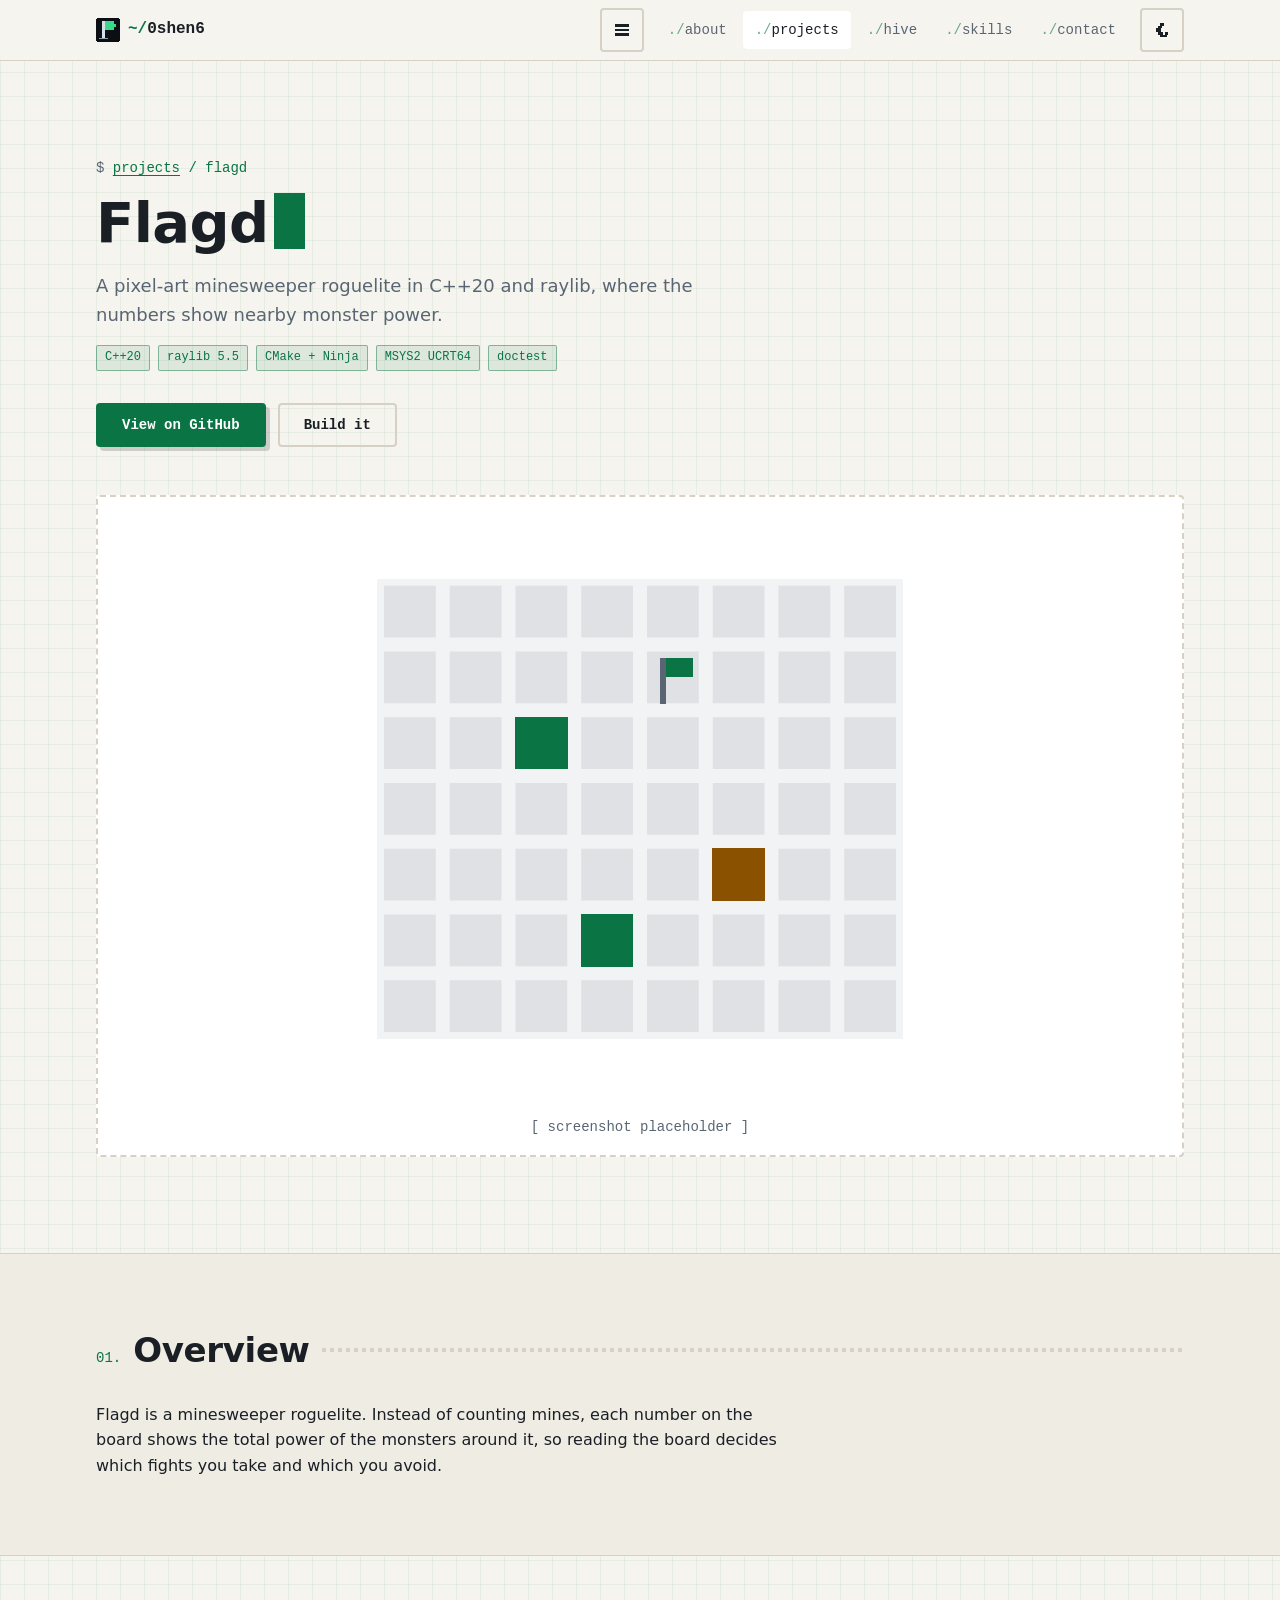
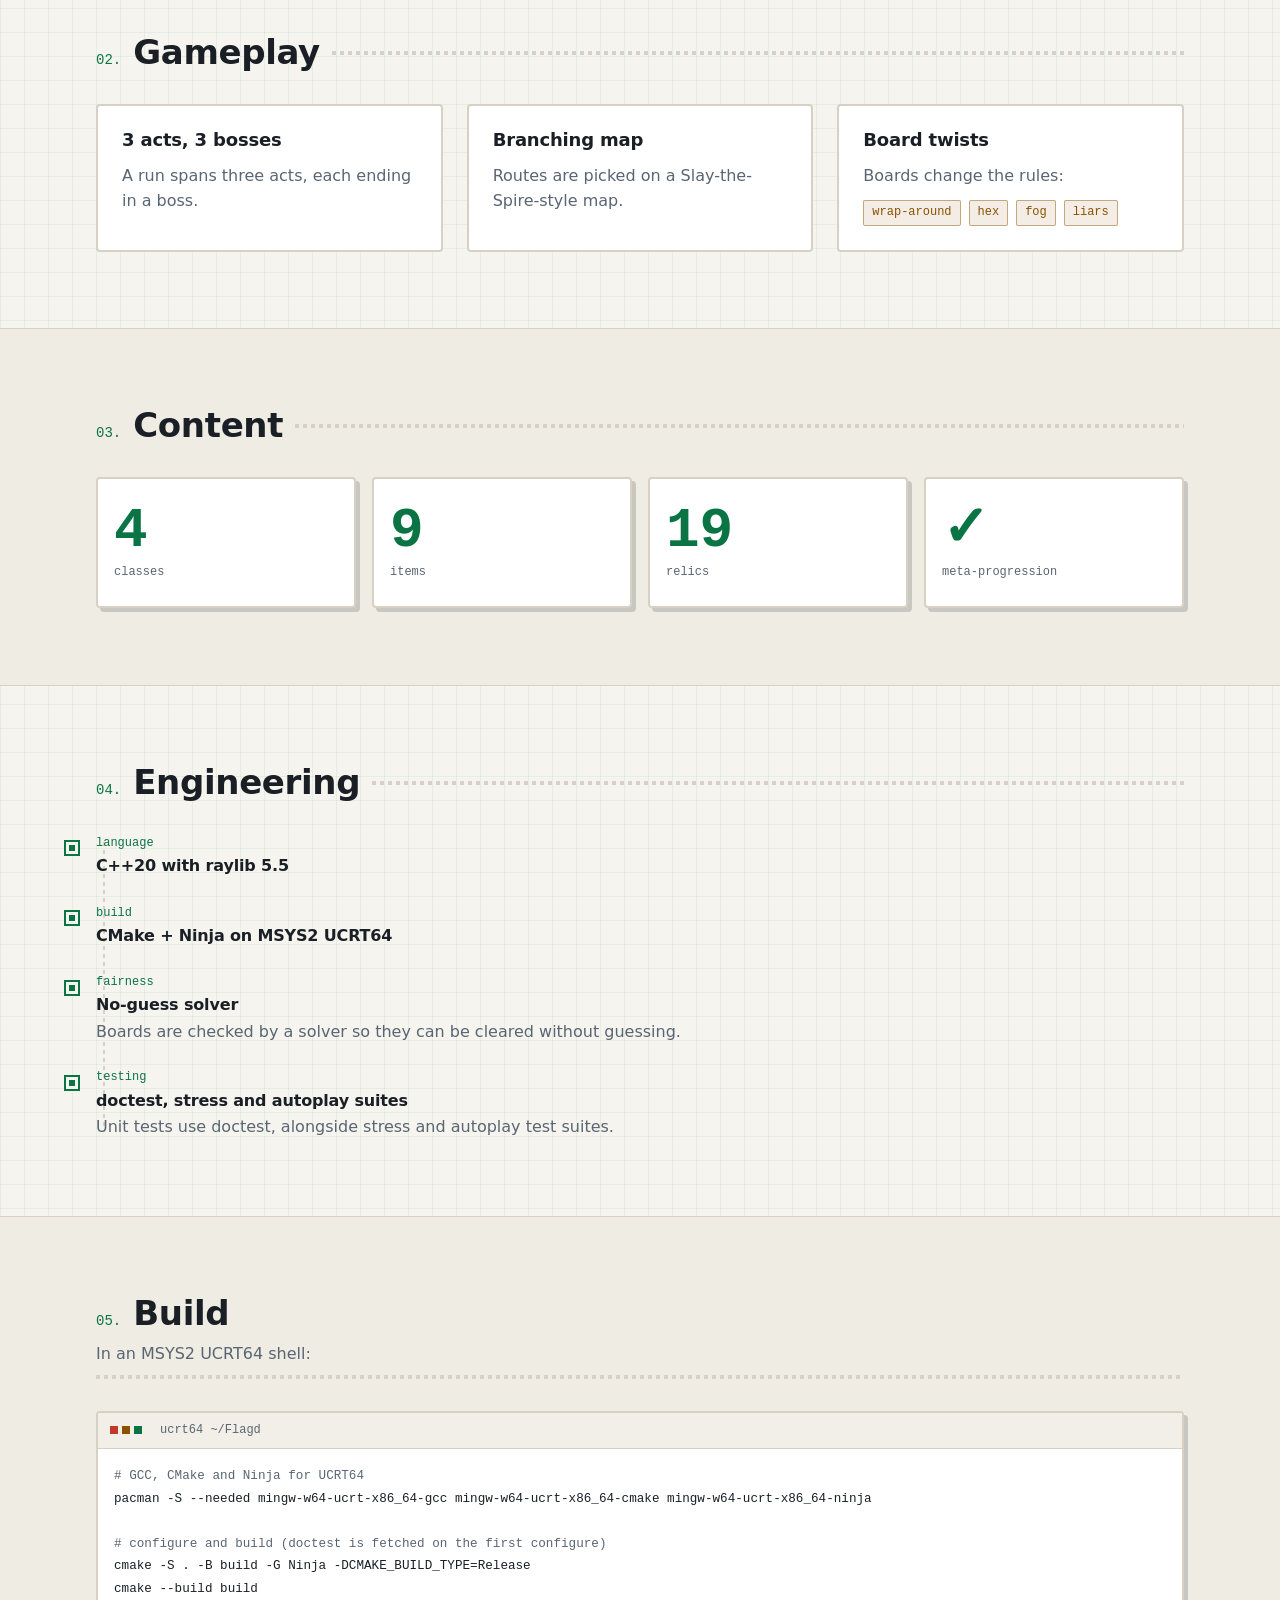
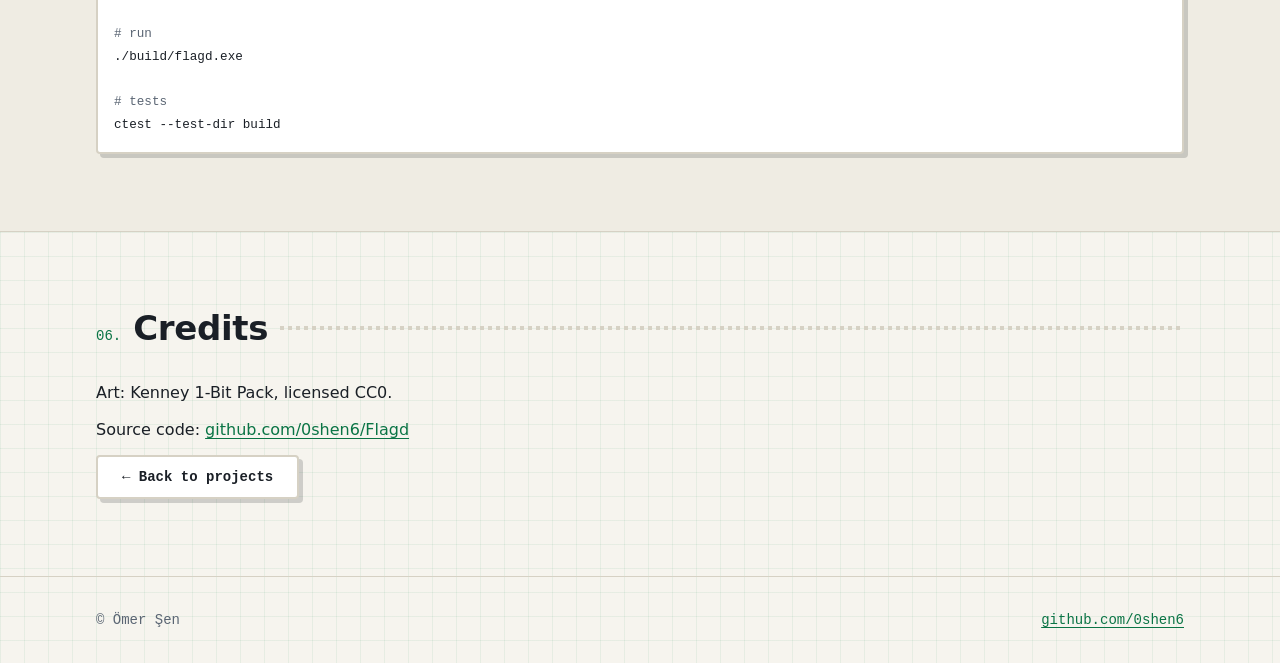
<file: site/projects/flagd.html>
<!doctype html>
<html lang="en">
<head>
  <meta charset="utf-8">
  <meta name="viewport" content="width=device-width, initial-scale=1">
  <title>Flagd · Ömer Şen</title>
  <meta name="description" content="Flagd: a C++20/raylib pixel-art minesweeper roguelite by Ömer Şen, where the numbers show nearby monster power.">
  <meta name="author" content="Ömer Şen">
  <meta name="color-scheme" content="dark light">
  <meta name="theme-color" content="#0b0f14">
  <link rel="icon" href="../assets/favicon.svg" type="image/svg+xml">
  <link rel="canonical" href="https://0shen6.github.io/projects/flagd.html">
  <meta property="og:type" content="article">
  <meta property="og:url" content="https://0shen6.github.io/projects/flagd.html">
  <meta property="og:site_name" content="Ömer Şen">
  <meta property="og:title" content="Flagd · a minesweeper roguelite">
  <meta property="og:description" content="A C++20/raylib pixel-art minesweeper roguelite where the numbers show nearby monster power.">
  <meta property="og:image" content="https://0shen6.github.io/assets/og-image.png">
  <meta property="og:image:type" content="image/png">
  <meta property="og:image:width" content="1200">
  <meta property="og:image:height" content="630">
  <meta property="og:image:alt" content="Ömer Şen portfolio card">
  <meta name="twitter:card" content="summary_large_image">
  <meta name="twitter:title" content="Flagd · a minesweeper roguelite">
  <meta name="twitter:description" content="A C++20/raylib pixel-art minesweeper roguelite where the numbers show nearby monster power.">
  <meta name="twitter:image" content="https://0shen6.github.io/assets/og-image.png">
  <script>
    // Apply a stored theme before first paint to avoid a flash.
    (function () {
      var root = document.documentElement;
      root.classList.add("js");
      try {
        var t = localStorage.getItem("theme");
        if (t === "light" || t === "dark") root.setAttribute("data-theme", t);
      } catch (e) {}
    })();
  </script>
  <link rel="stylesheet" href="../css/tokens.css">
  <link rel="stylesheet" href="../css/base.css">
  <link rel="stylesheet" href="../css/components.css">
  <script type="module" src="../js/theme.js"></script>
  <script type="module" src="../js/nav.js"></script>
</head>
<body id="top">
  <a class="skip-link" href="#main">Skip to content</a>

  <header class="site-header">
    <div class="container site-header__inner">
      <a class="brand" href="../index.html" aria-label="Ömer Şen, home">
        <img class="brand__mark" src="../assets/favicon.svg" alt="" width="24" height="24">
        <span><span class="brand__prompt">~/</span>0shen6</span>
      </a>

      <button class="btn btn--ghost btn--icon nav-toggle" type="button" data-nav-toggle
              aria-controls="site-nav" aria-expanded="false" aria-label="Open menu">
        <svg viewBox="0 0 16 16" aria-hidden="true" shape-rendering="crispEdges" fill="currentColor">
          <rect x="2" y="3" width="12" height="2"/><rect x="2" y="7" width="12" height="2"/><rect x="2" y="11" width="12" height="2"/>
        </svg>
      </button>

      <nav class="nav" id="site-nav" aria-label="Primary">
        <ul class="nav__list" role="list">
          <li><a class="nav__link" href="../index.html#about">about</a></li>
          <li><a class="nav__link" href="../index.html#projects" aria-current="true">projects</a></li>
          <li><a class="nav__link" href="../index.html#hive">hive</a></li>
          <li><a class="nav__link" href="../index.html#skills">skills</a></li>
          <li><a class="nav__link" href="../index.html#contact">contact</a></li>
        </ul>
      </nav>
      <button class="btn btn--ghost btn--icon theme-toggle" type="button" data-theme-toggle
              aria-label="Toggle color theme" title="Toggle color theme">
        <svg class="theme-toggle__icon icon-sun" viewBox="0 0 16 16" aria-hidden="true" shape-rendering="crispEdges" fill="currentColor">
          <rect x="6" y="5" width="4" height="6"/><rect x="5" y="6" width="6" height="4"/>
          <rect x="7" y="1" width="2" height="2"/><rect x="7" y="13" width="2" height="2"/>
          <rect x="1" y="7" width="2" height="2"/><rect x="13" y="7" width="2" height="2"/>
          <rect x="3" y="3" width="2" height="2"/><rect x="11" y="3" width="2" height="2"/>
          <rect x="3" y="11" width="2" height="2"/><rect x="11" y="11" width="2" height="2"/>
        </svg>
        <svg class="theme-toggle__icon icon-moon" viewBox="0 0 16 16" aria-hidden="true" shape-rendering="crispEdges" fill="currentColor">
          <rect x="6" y="2" width="4" height="2"/><rect x="4" y="4" width="4" height="2"/>
          <rect x="3" y="6" width="4" height="4"/><rect x="4" y="10" width="5" height="2"/>
          <rect x="6" y="12" width="6" height="2"/><rect x="11" y="10" width="2" height="2"/>
        </svg>
      </button>
    </div>
  </header>

  <main id="main" tabindex="-1">
    <section class="section hero" aria-labelledby="flagd-title">
      <div class="container">
        <p class="hero__eyebrow"><a href="../index.html#projects">projects</a> / flagd</p>
        <h1 class="hero__title" id="flagd-title"><span class="cursor">Flagd</span></h1>
        <p class="hero__lead">A pixel-art minesweeper roguelite in C++20 and raylib, where the numbers show nearby monster power.</p>
        <ul class="tags case-tags" role="list">
          <li class="tag tag--accent">C++20</li>
          <li class="tag tag--accent">raylib 5.5</li>
          <li class="tag tag--accent">CMake + Ninja</li>
          <li class="tag tag--accent">MSYS2 UCRT64</li>
          <li class="tag tag--accent">doctest</li>
        </ul>
        <div class="cluster hero__actions">
          <a class="btn btn--primary" href="https://github.com/0shen6/Flagd" rel="noopener noreferrer">View on GitHub</a>
          <a class="btn btn--ghost" href="#build">Build it</a>
        </div>

        <!-- SCREENSHOT PLACEHOLDER: replace this figure with a real, locally hosted screenshot (e.g. ../assets/flagd.png). -->
        <figure class="shot-placeholder" aria-label="Screenshot placeholder">
          <svg viewBox="0 0 160 90" role="img" aria-labelledby="shot-title" shape-rendering="crispEdges">
            <title id="shot-title">Screenshot placeholder: a stylised pixel minesweeper board</title>
            <defs>
              <pattern id="cell" width="10" height="10" patternUnits="userSpaceOnUse">
                <rect width="10" height="10" fill="currentColor" opacity="0.08"/>
                <rect x="1" y="1" width="8" height="8" fill="currentColor" opacity="0.12"/>
              </pattern>
            </defs>
            <rect x="40" y="10" width="80" height="70" fill="url(#cell)"/>
            <g class="shot-placeholder__marks">
              <rect x="61" y="31" width="8" height="8" class="shot-placeholder__accent"/>
              <rect x="91" y="51" width="8" height="8" class="shot-placeholder__warn"/>
              <rect x="71" y="61" width="8" height="8" class="shot-placeholder__accent"/>
              <!-- pixel flag -->
              <rect x="83" y="22" width="1" height="7" fill="currentColor"/>
              <rect x="84" y="22" width="4" height="3" class="shot-placeholder__accent"/>
            </g>
          </svg>
          <figcaption>[ screenshot placeholder ]</figcaption>
        </figure>
      </div>
    </section>

    <section id="overview" class="section section--alt" aria-labelledby="overview-title">
      <div class="container prose">
        <header class="section-heading">
          <span class="section-heading__index">01.</span>
          <h2 class="section-heading__title" id="overview-title">Overview</h2>
        </header>
        <p>Flagd is a minesweeper roguelite. Instead of counting mines, each number on the board shows the total power of the monsters around it, so reading the board decides which fights you take and which you avoid.</p>
      </div>
    </section>

    <section id="gameplay" class="section" aria-labelledby="gameplay-title">
      <div class="container">
        <header class="section-heading">
          <span class="section-heading__index">02.</span>
          <h2 class="section-heading__title" id="gameplay-title">Gameplay</h2>
        </header>
        <ul class="grid case-grid" role="list">
          <li class="card">
            <h3 class="card__title">3 acts, 3 bosses</h3>
            <p class="card__body">A run spans three acts, each ending in a boss.</p>
          </li>
          <li class="card">
            <h3 class="card__title">Branching map</h3>
            <p class="card__body">Routes are picked on a Slay-the-Spire-style map.</p>
          </li>
          <li class="card">
            <h3 class="card__title">Board twists</h3>
            <p class="card__body">Boards change the rules:</p>
            <ul class="tags" role="list">
              <li class="tag tag--warn">wrap-around</li>
              <li class="tag tag--warn">hex</li>
              <li class="tag tag--warn">fog</li>
              <li class="tag tag--warn">liars</li>
            </ul>
          </li>
        </ul>
      </div>
    </section>

    <section id="content" class="section section--alt" aria-labelledby="content-title">
      <div class="container">
        <header class="section-heading">
          <span class="section-heading__index">03.</span>
          <h2 class="section-heading__title" id="content-title">Content</h2>
        </header>
        <dl class="stats">
          <div class="stat"><dt>classes</dt><dd>4</dd></div>
          <div class="stat"><dt>items</dt><dd>9</dd></div>
          <div class="stat"><dt>relics</dt><dd>19</dd></div>
          <div class="stat"><dt>meta-progression</dt><dd>✓</dd></div>
        </dl>
      </div>
    </section>

    <section id="engineering" class="section" aria-labelledby="engineering-title">
      <div class="container">
        <header class="section-heading">
          <span class="section-heading__index">04.</span>
          <h2 class="section-heading__title" id="engineering-title">Engineering</h2>
        </header>
        <ul class="timeline" role="list">
          <li class="timeline__item">
            <span class="timeline__time">language</span>
            <h3 class="timeline__title">C++20 with raylib 5.5</h3>
          </li>
          <li class="timeline__item">
            <span class="timeline__time">build</span>
            <h3 class="timeline__title">CMake + Ninja on MSYS2 UCRT64</h3>
          </li>
          <li class="timeline__item">
            <span class="timeline__time">fairness</span>
            <h3 class="timeline__title">No-guess solver</h3>
            <p class="timeline__body">Boards are checked by a solver so they can be cleared without guessing.</p>
          </li>
          <li class="timeline__item">
            <span class="timeline__time">testing</span>
            <h3 class="timeline__title">doctest, stress and autoplay suites</h3>
            <p class="timeline__body">Unit tests use doctest, alongside stress and autoplay test suites.</p>
          </li>
        </ul>
      </div>
    </section>

    <section id="build" class="section section--alt" aria-labelledby="build-title">
      <div class="container">
        <header class="section-heading">
          <span class="section-heading__index">05.</span>
          <h2 class="section-heading__title" id="build-title">Build</h2>
          <p class="section-heading__sub">In an MSYS2 UCRT64 shell:</p>
        </header>
        <div class="terminal">
          <div class="terminal__bar"><span>ucrt64 ~/Flagd</span></div>
<pre class="terminal__body"><code><span class="muted"># GCC, CMake and Ninja for UCRT64</span>
pacman -S --needed mingw-w64-ucrt-x86_64-gcc mingw-w64-ucrt-x86_64-cmake mingw-w64-ucrt-x86_64-ninja

<span class="muted"># configure and build (doctest is fetched on the first configure)</span>
cmake -S . -B build -G Ninja -DCMAKE_BUILD_TYPE=Release
cmake --build build

<span class="muted"># run</span>
./build/flagd.exe

<span class="muted"># tests</span>
ctest --test-dir build</code></pre>
        </div>
      </div>
    </section>

    <section id="credits" class="section" aria-labelledby="credits-title">
      <div class="container prose">
        <header class="section-heading">
          <span class="section-heading__index">06.</span>
          <h2 class="section-heading__title" id="credits-title">Credits</h2>
        </header>
        <p>Art: Kenney 1-Bit Pack, licensed CC0.</p>
        <p>Source code: <a href="https://github.com/0shen6/Flagd" rel="noopener noreferrer">github.com/0shen6/Flagd</a></p>
        <p class="hero__actions"><a class="btn" href="../index.html#projects">← Back to projects</a></p>
      </div>
    </section>
  </main>

  <footer class="site-footer">
    <div class="container site-footer__inner">
      <p>© Ömer Şen</p>
      <p><a href="https://github.com/0shen6" rel="noopener">github.com/0shen6</a></p>
    </div>
  </footer>
</body>
</html>
</file>
<file: site/css/tokens.css>
/* Design tokens. Dark is the default; light applies via the OS preference
   (unless the user picked a theme) or via [data-theme="light"] on <html>. */

:root {
  color-scheme: dark;

  /* Palette: dark ("terminal") */
  --c-bg: #0b0f14;
  --c-bg-alt: #10161d;
  --c-surface: #141b24;
  --c-surface-2: #1b2430;
  --c-border: #263241;
  --c-text: #d7e0ea;
  --c-text-muted: #8b9aab;
  --c-accent: #39d98a;          /* phosphor green */
  --c-accent-strong: #5cf0a5;
  --c-accent-contrast: #04140b; /* text on accent */
  --c-accent-2: #f5b942;        /* amber */
  --c-danger: #ff6b6b;
  --c-grid: rgb(57 217 138 / 0.06);
  --c-focus: #f5b942;
  --c-shadow: rgb(0 0 0 / 0.45);

  /* Type */
  --font-sans: system-ui, -apple-system, "Segoe UI", Roboto, "Helvetica Neue",
    Arial, "Noto Sans", sans-serif;
  --font-mono: ui-monospace, "SFMono-Regular", "Cascadia Code", "Consolas",
    "Liberation Mono", Menlo, monospace;

  --fs-xs: 0.75rem;
  --fs-sm: 0.875rem;
  --fs-base: 1rem;
  --fs-md: 1.125rem;
  --fs-lg: clamp(1.25rem, 1.1rem + 0.6vw, 1.5rem);
  --fs-xl: clamp(1.5rem, 1.25rem + 1.2vw, 2.125rem);
  --fs-2xl: clamp(2rem, 1.5rem + 2.6vw, 3.5rem);

  --lh-tight: 1.15;
  --lh-base: 1.6;

  /* Spacing (4px pixel grid) */
  --px: 4px;
  --sp-1: 0.25rem;
  --sp-2: 0.5rem;
  --sp-3: 0.75rem;
  --sp-4: 1rem;
  --sp-5: 1.5rem;
  --sp-6: 2rem;
  --sp-7: 3rem;
  --sp-8: 4rem;
  --sp-9: 6rem;

  /* Shape & motion */
  --radius-sm: 2px;
  --radius: 4px;
  --border-w: 2px;
  --shadow-pixel: 4px 4px 0 var(--c-shadow);
  --dur-fast: 120ms;
  --dur: 200ms;
  --ease: cubic-bezier(0.2, 0.7, 0.2, 1);

  /* Layout */
  --container: 72rem;
  --gutter: clamp(1rem, 0.6rem + 2vw, 2rem);
  --header-h: 3.75rem;
}

/* Light palette, shared by both triggers below. */
@media (prefers-color-scheme: light) {
  :root:not([data-theme="dark"]) {
    color-scheme: light;
    --c-bg: #f6f4ee;
    --c-bg-alt: #efece3;
    --c-surface: #ffffff;
    --c-surface-2: #f1efe8;
    --c-border: #d6d1c4;
    --c-text: #1a1f26;
    --c-text-muted: #5a6573;
    --c-accent: #0a7445;
    --c-accent-strong: #07552f;
    --c-accent-contrast: #ffffff;
    --c-accent-2: #8a5200;
    --c-danger: #c0392b;
    --c-grid: rgb(15 138 82 / 0.07);
    --c-focus: #8a5200;
    --c-shadow: rgb(26 31 38 / 0.18);
  }
}

:root[data-theme="light"] {
  color-scheme: light;
  --c-bg: #f6f4ee;
  --c-bg-alt: #efece3;
  --c-surface: #ffffff;
  --c-surface-2: #f1efe8;
  --c-border: #d6d1c4;
  --c-text: #1a1f26;
  --c-text-muted: #5a6573;
  --c-accent: #0a7445;
  --c-accent-strong: #07552f;
  --c-accent-contrast: #ffffff;
  --c-accent-2: #8a5200;
  --c-danger: #c0392b;
  --c-grid: rgb(15 138 82 / 0.07);
  --c-focus: #8a5200;
  --c-shadow: rgb(26 31 38 / 0.18);
}
</file>
<file: site/css/base.css>
/* Reset, typography, layout primitives, accessibility defaults. */

*,
*::before,
*::after {
  box-sizing: border-box;
}

* {
  margin: 0;
}

html {
  -webkit-text-size-adjust: 100%;
  text-size-adjust: 100%;
  scroll-behavior: smooth;
  scroll-padding-top: calc(var(--header-h) + var(--sp-4));
}

body {
  min-height: 100vh;
  font-family: var(--font-sans);
  font-size: var(--fs-base);
  line-height: var(--lh-base);
  color: var(--c-text);
  background-color: var(--c-bg);
  /* Pixel-grid motif */
  background-image:
    linear-gradient(var(--c-grid) 1px, transparent 1px),
    linear-gradient(90deg, var(--c-grid) 1px, transparent 1px);
  background-size: 24px 24px;
  -webkit-font-smoothing: antialiased;
  text-rendering: optimizeLegibility;
  overflow-wrap: break-word;
}

img,
picture,
svg,
video,
canvas {
  display: block;
  max-width: 100%;
}

input,
button,
textarea,
select {
  font: inherit;
  color: inherit;
}

button {
  cursor: pointer;
}

ul[role="list"],
ol[role="list"] {
  list-style: none;
  padding: 0;
}

/* Typography */
h1,
h2,
h3,
h4 {
  line-height: var(--lh-tight);
  font-weight: 700;
  letter-spacing: -0.01em;
  text-wrap: balance;
}

h1 { font-size: var(--fs-2xl); }
h2 { font-size: var(--fs-xl); }
h3 { font-size: var(--fs-lg); }
h4 { font-size: var(--fs-md); }

p {
  text-wrap: pretty;
}

a {
  color: var(--c-accent);
  text-decoration-thickness: 1px;
  text-underline-offset: 0.2em;
  transition: color var(--dur-fast) var(--ease);
}

a:hover {
  color: var(--c-accent-strong);
  text-decoration-thickness: 2px;
}

code,
kbd,
samp,
pre,
.mono {
  font-family: var(--font-mono);
  font-size: 0.95em;
}

::selection {
  background: var(--c-accent);
  color: var(--c-accent-contrast);
}

/* Focus */
:focus {
  outline: none;
}

:focus-visible {
  outline: var(--border-w) solid var(--c-focus);
  outline-offset: 3px;
  border-radius: var(--radius-sm);
}

/* <main> is focusable only as the skip-link target; don't outline the whole page. */
main:focus,
main:focus-visible {
  outline: none;
}

/* Layout primitives */
.container {
  width: 100%;
  max-width: var(--container);
  margin-inline: auto;
  padding-inline: var(--gutter);
}

.stack > * + * {
  margin-block-start: var(--stack-space, var(--sp-4));
}

.cluster {
  display: flex;
  flex-wrap: wrap;
  gap: var(--cluster-space, var(--sp-3));
  align-items: center;
}

.grid {
  display: grid;
  gap: var(--grid-gap, var(--sp-5));
  grid-template-columns: repeat(auto-fill, minmax(min(100%, var(--grid-min, 18rem)), 1fr));
}

.section {
  padding-block: clamp(var(--sp-7), 6vw, var(--sp-9));
}

.section--alt {
  background-color: var(--c-bg-alt);
  border-block: 1px solid var(--c-border);
}

.muted {
  color: var(--c-text-muted);
}

.visually-hidden {
  position: absolute !important;
  width: 1px;
  height: 1px;
  padding: 0;
  margin: -1px;
  overflow: hidden;
  clip: rect(0 0 0 0);
  white-space: nowrap;
  border: 0;
}

/* Skip link */
.skip-link {
  position: absolute;
  top: var(--sp-2);
  left: var(--sp-2);
  z-index: 100;
  padding: var(--sp-2) var(--sp-4);
  font-family: var(--font-mono);
  font-weight: 700;
  color: var(--c-accent-contrast);
  background: var(--c-accent);
  border-radius: var(--radius);
  transform: translateY(-200%);
  transition: transform var(--dur) var(--ease);
}

.skip-link:focus,
.skip-link:focus-visible {
  transform: translateY(0);
  color: var(--c-accent-contrast);
}

/* Render targets stay out of layout until scripts fill them. */
[data-render]:empty {
  display: none;
}

/* Static fallback shows until its render target (the preceding sibling) has content. */
[data-render]:not(:empty) + [data-fallback] {
  display: none;
}

/* Reduced motion */
@media (prefers-reduced-motion: reduce) {
  html {
    scroll-behavior: auto;
  }

  *,
  *::before,
  *::after {
    animation-duration: 0.01ms !important;
    animation-iteration-count: 1 !important;
    transition-duration: 0.01ms !important;
    scroll-behavior: auto !important;
  }
}
</file>
<file: site/css/components.css>
/* Components: header/nav, buttons, cards, tags, section headings,
   timeline, theme toggle, hero, footer. */

/* ---------- Header / nav ---------- */
.site-header {
  position: sticky;
  top: 0;
  z-index: 50;
  background: color-mix(in srgb, var(--c-bg) 88%, transparent);
  -webkit-backdrop-filter: blur(8px);
  backdrop-filter: blur(8px);
  border-bottom: 1px solid var(--c-border);
}

.site-header__inner {
  display: flex;
  align-items: center;
  gap: var(--sp-3);
  min-height: var(--header-h);
}

.brand {
  display: inline-flex;
  align-items: center;
  gap: var(--sp-2);
  margin-inline-end: auto;
  font-family: var(--font-mono);
  font-weight: 700;
  color: var(--c-text);
  text-decoration: none;
  white-space: nowrap;
}

.brand:hover {
  color: var(--c-accent);
}

.brand__mark {
  width: 1.5rem;
  height: 1.5rem;
  image-rendering: pixelated;
}

.brand__prompt {
  color: var(--c-accent);
}

.nav__list {
  display: flex;
  flex-wrap: wrap;
  gap: var(--sp-1);
  list-style: none;
  padding: 0;
}

.nav__link {
  display: block;
  padding: var(--sp-2) var(--sp-3);
  font-family: var(--font-mono);
  font-size: var(--fs-sm);
  color: var(--c-text-muted);
  text-decoration: none;
  border-radius: var(--radius);
}

.nav__link::before {
  content: "./";
  content: "./" / ""; /* decorative: empty alt text for screen readers */
  color: var(--c-accent);
  opacity: 0.6;
}

.nav__link:hover,
.nav__link[aria-current="true"] {
  color: var(--c-text);
  background: var(--c-surface);
  text-decoration: none;
}

/* DOM order is brand, nav-toggle, nav, theme-toggle so tab order matches
   the visual order on desktop and reaches the open menu right after its
   toggle on mobile (where the nav wraps below the toggles via order). */
.nav-toggle {
  display: none;
}

/* Mobile: with JS, the nav collapses behind a toggle button.
   Without JS, it stays visible and wraps below the brand. */
@media (max-width: 47.99em) {
  .site-header__inner {
    flex-wrap: wrap;
  }

  .nav {
    order: 3;
    flex-basis: 100%;
    padding-block-end: var(--sp-2);
  }

  .js .nav-toggle {
    display: inline-flex;
  }

  .js .nav {
    display: none;
  }

  .js .site-header[data-nav-open="true"] .nav {
    display: block;
  }

  .nav__list {
    flex-direction: column;
  }

  .nav__link {
    padding: var(--sp-3);
  }
}

/* ---------- Buttons ---------- */
.btn {
  display: inline-flex;
  align-items: center;
  justify-content: center;
  gap: var(--sp-2);
  min-height: 2.75rem;
  padding: var(--sp-2) var(--sp-5);
  font-family: var(--font-mono);
  font-size: var(--fs-sm);
  font-weight: 700;
  line-height: 1;
  color: var(--c-text);
  text-decoration: none;
  background: var(--c-surface);
  border: var(--border-w) solid var(--c-border);
  border-radius: var(--radius);
  box-shadow: var(--shadow-pixel);
  transition:
    transform var(--dur-fast) var(--ease),
    box-shadow var(--dur-fast) var(--ease),
    background-color var(--dur-fast) var(--ease),
    border-color var(--dur-fast) var(--ease);
}

.btn:hover {
  color: var(--c-text);
  border-color: var(--c-accent);
  text-decoration: none;
  transform: translate(-1px, -1px);
  box-shadow: 5px 5px 0 var(--c-shadow);
}

.btn:active {
  transform: translate(2px, 2px);
  box-shadow: 2px 2px 0 var(--c-shadow);
}

.btn--primary {
  color: var(--c-accent-contrast);
  background: var(--c-accent);
  border-color: var(--c-accent);
}

.btn--primary:hover {
  color: var(--c-accent-contrast);
  background: var(--c-accent-strong);
  border-color: var(--c-accent-strong);
}

.btn--ghost {
  background: transparent;
  box-shadow: none;
}

.btn--ghost:hover {
  box-shadow: none;
  transform: none;
  background: var(--c-surface);
}

.btn--icon {
  min-width: 2.75rem;
  padding: var(--sp-2);
}

.btn svg {
  width: 1.125rem;
  height: 1.125rem;
  flex-shrink: 0;
}

/* ---------- Theme toggle ---------- */
.theme-toggle {
  position: relative;
}

.theme-toggle__icon {
  width: 1.25rem;
  height: 1.25rem;
}

/* Show the icon for the theme the button will switch to. */
.theme-toggle .icon-sun { display: none; }
.theme-toggle .icon-moon { display: block; }

:root[data-theme="dark"] .theme-toggle .icon-sun,
:root:not([data-theme]) .theme-toggle .icon-sun { display: block; }
:root[data-theme="dark"] .theme-toggle .icon-moon,
:root:not([data-theme]) .theme-toggle .icon-moon { display: none; }

@media (prefers-color-scheme: light) {
  :root:not([data-theme]) .theme-toggle .icon-sun { display: none; }
  :root:not([data-theme]) .theme-toggle .icon-moon { display: block; }
}

/* ---------- Hero ---------- */
.hero {
  padding-block: clamp(var(--sp-7), 10vw, var(--sp-9));
}

.hero__eyebrow {
  font-family: var(--font-mono);
  font-size: var(--fs-sm);
  color: var(--c-accent);
}

.hero__eyebrow::before {
  content: "$ ";
  content: "$ " / "";
  color: var(--c-text-muted);
}

.hero__title {
  margin-block: var(--sp-3) var(--sp-4);
}

.hero__lead {
  max-width: 38rem;
  font-size: var(--fs-md);
  color: var(--c-text-muted);
}

.hero__actions {
  margin-block-start: var(--sp-6);
}

.cursor::after {
  content: "";
  display: inline-block;
  width: 0.55em;
  height: 1em;
  margin-inline-start: 0.1em;
  vertical-align: -0.12em;
  background: var(--c-accent);
  animation: blink 1.1s steps(1) infinite;
}

@keyframes blink {
  50% { opacity: 0; }
}

/* ---------- Section headings ---------- */
.section-heading {
  display: flex;
  align-items: baseline;
  flex-wrap: wrap;
  gap: var(--sp-2) var(--sp-3);
  margin-block-end: var(--sp-6);
}

.section-heading__index {
  font-family: var(--font-mono);
  font-size: var(--fs-sm);
  font-weight: 400;
  color: var(--c-accent);
}

.section-heading__title {
  position: relative;
}

.section-heading::after {
  content: "";
  flex: 1 1 4rem;
  align-self: center;
  height: var(--px);
  min-width: 2rem;
  /* Dotted pixel rule */
  background-image: linear-gradient(90deg, var(--c-border) 50%, transparent 50%);
  background-size: 8px var(--px);
}

.section-heading__sub {
  flex-basis: 100%;
  color: var(--c-text-muted);
}

/* ---------- Cards ---------- */
.card {
  position: relative;
  display: flex;
  flex-direction: column;
  gap: var(--sp-3);
  padding: var(--sp-5);
  background: var(--c-surface);
  border: var(--border-w) solid var(--c-border);
  border-radius: var(--radius);
  transition:
    border-color var(--dur) var(--ease),
    transform var(--dur) var(--ease),
    box-shadow var(--dur) var(--ease);
}

/* Pixel corner notch */
.card::before {
  content: "";
  position: absolute;
  top: -2px;
  right: -2px;
  width: 10px;
  height: 10px;
  background:
    linear-gradient(var(--c-accent), var(--c-accent)) top right / 10px 2px no-repeat,
    linear-gradient(var(--c-accent), var(--c-accent)) top right / 2px 10px no-repeat;
  opacity: 0;
  transition: opacity var(--dur) var(--ease);
}

.card:hover,
.card:focus-within {
  border-color: color-mix(in srgb, var(--c-accent) 55%, var(--c-border));
  transform: translateY(-2px);
  box-shadow: var(--shadow-pixel);
}

.card:hover::before,
.card:focus-within::before {
  opacity: 1;
}

.card__title {
  font-size: var(--fs-md);
}

.card__title a {
  color: inherit;
  text-decoration: none;
}

.card__title a:hover {
  color: var(--c-accent);
}

.card__meta {
  font-family: var(--font-mono);
  font-size: var(--fs-xs);
  color: var(--c-text-muted);
}

.card__body {
  color: var(--c-text-muted);
  flex-grow: 1;
}

.card__footer {
  display: flex;
  flex-wrap: wrap;
  align-items: center;
  justify-content: space-between;
  gap: var(--sp-3);
  margin-block-start: auto;
}

/* ---------- Tags / chips ---------- */
.tags {
  display: flex;
  flex-wrap: wrap;
  gap: var(--sp-2);
  list-style: none;
  padding: 0;
}

.tag {
  display: inline-flex;
  align-items: center;
  gap: var(--sp-1);
  padding: 0.125rem var(--sp-2);
  font-family: var(--font-mono);
  font-size: var(--fs-xs);
  line-height: 1.6;
  color: var(--c-text);
  background: var(--c-surface-2);
  border: 1px solid var(--c-border);
  border-radius: var(--radius-sm);
  white-space: nowrap;
}

.tag--accent {
  color: var(--c-accent);
  border-color: color-mix(in srgb, var(--c-accent) 45%, transparent);
  background: color-mix(in srgb, var(--c-accent) 10%, transparent);
}

.tag--warn {
  color: var(--c-accent-2);
  border-color: color-mix(in srgb, var(--c-accent-2) 45%, transparent);
  background: color-mix(in srgb, var(--c-accent-2) 10%, transparent);
}

/* ---------- Timeline ---------- */
.timeline {
  position: relative;
  list-style: none;
  padding: 0 0 0 var(--sp-6);
}

.timeline::before {
  content: "";
  position: absolute;
  top: 0.5rem;
  bottom: 0.5rem;
  left: 0.4375rem;
  width: var(--border-w);
  background-image: linear-gradient(var(--c-border) 50%, transparent 50%);
  background-size: var(--border-w) 8px;
}

.timeline--single::before {
  content: none;
}

.timeline__item {
  position: relative;
  padding-block-end: var(--sp-5);
}

.timeline__item:last-child {
  padding-block-end: 0;
}

/* Square pixel marker */
.timeline__item::before {
  content: "";
  position: absolute;
  top: 0.4rem;
  left: calc(-1 * var(--sp-6));
  width: 1rem;
  height: 1rem;
  background: var(--c-bg);
  border: var(--border-w) solid var(--c-accent);
  box-shadow: inset 0 0 0 3px var(--c-bg), inset 0 0 0 8px var(--c-accent);
}

.timeline__time {
  display: block;
  font-family: var(--font-mono);
  font-size: var(--fs-xs);
  color: var(--c-accent);
}

.timeline__title {
  font-size: var(--fs-base);
  margin-block: var(--sp-1);
}

.timeline__body {
  color: var(--c-text-muted);
}

/* ---------- Terminal panel ---------- */
.terminal {
  overflow: hidden;
  font-family: var(--font-mono);
  font-size: var(--fs-sm);
  background: var(--c-surface);
  border: var(--border-w) solid var(--c-border);
  border-radius: var(--radius);
  box-shadow: var(--shadow-pixel);
}

.terminal__bar {
  display: flex;
  align-items: center;
  gap: 6px;
  padding: var(--sp-2) var(--sp-3);
  background: var(--c-surface-2);
  border-bottom: 1px solid var(--c-border);
  color: var(--c-text-muted);
  font-size: var(--fs-xs);
}

.terminal__bar::before {
  content: "";
  width: 8px;
  height: 8px;
  margin-inline-end: var(--sp-2);
  background: var(--c-danger);
  box-shadow: 12px 0 0 var(--c-accent-2), 24px 0 0 var(--c-accent);
}

.terminal__bar span {
  margin-inline-start: 28px;
}

.terminal__body {
  padding: var(--sp-4);
  overflow-x: auto;
}

/* ---------- Hero extras / about ---------- */
.hero__tagline {
  margin-block-end: var(--sp-2);
  font-size: var(--fs-sm);
  color: var(--c-accent-2);
}

.about-wrap {
  margin-block-start: var(--sp-7);
}

.about {
  display: grid;
  gap: var(--sp-5);
  align-items: start;
}

@media (min-width: 40em) {
  .about {
    grid-template-columns: auto minmax(0, 32rem);
  }
}

.about__avatar {
  width: 8rem;
  height: 8rem;
  object-fit: cover;
  image-rendering: pixelated;
  border: var(--border-w) solid var(--c-border);
  border-radius: var(--radius);
  box-shadow: var(--shadow-pixel);
  background: var(--c-surface-2);
}

.kv {
  display: grid;
  grid-template-columns: max-content minmax(0, 1fr);
  gap: var(--sp-1) var(--sp-4);
  margin: 0;
}

.kv dt {
  color: var(--c-accent);
}

.kv dt::after {
  content: ":";
  color: var(--c-text-muted);
}

.kv dd {
  margin: 0;
  color: var(--c-text);
}

/* ---------- Projects ---------- */
.projects {
  --grid-min: 18rem;
  list-style: none;
  padding: 0;
}

.project > .card {
  height: 100%;
}

@media (min-width: 48em) {
  .project--featured {
    grid-column: 1 / -1;
  }
}

.card--featured {
  padding: clamp(var(--sp-5), 3vw, var(--sp-6));
  border-color: color-mix(in srgb, var(--c-accent) 40%, var(--c-border));
}

.card--featured .card__title {
  font-size: var(--fs-xl);
}

.card--featured .card__body {
  font-size: var(--fs-md);
  max-width: 48rem;
}

.card--featured .card__meta {
  color: var(--c-accent-2);
}

.project__highlights {
  display: grid;
  gap: var(--sp-1) var(--sp-5);
  grid-template-columns: repeat(auto-fill, minmax(min(100%, 18rem), 1fr));
  padding: 0;
  list-style: none;
  font-size: var(--fs-sm);
}

.project__highlights li {
  position: relative;
  padding-inline-start: var(--sp-4);
}

.project__highlights li::before {
  content: "";
  position: absolute;
  left: 0;
  top: 0.6em;
  width: 6px;
  height: 6px;
  background: var(--c-accent);
}

/* ---------- Skills ---------- */
.skills {
  --grid-min: 15rem;
  list-style: none;
  padding: 0;
}

.skills__group .card__title {
  font-size: var(--fs-base);
  color: var(--c-accent);
}

/* ---------- Hive ---------- */
.hive {
  display: grid;
  gap: var(--sp-6);
}

@media (min-width: 56em) {
  .hive {
    grid-template-columns: minmax(0, 1fr) minmax(0, 1.2fr);
    align-items: start;
  }
}

.hive__summary {
  font-size: var(--fs-md);
  color: var(--c-text-muted);
  max-width: 36rem;
}

/* ---------- Contact ---------- */
.contact__links {
  margin-block-start: var(--sp-5);
  list-style: none;
  padding: 0;
}

.contact__url {
  font-weight: 400;
  opacity: 0.8;
}

.contact__url::before {
  content: "· ";
}

@media (max-width: 24em) {
  .contact__url {
    display: none;
  }
}

/* ---------- Case study ---------- */
.prose > :not(.section-heading) {
  max-width: 44rem;
}

.prose p + p {
  margin-block-start: var(--sp-3);
}

.case-tags {
  margin-block-start: var(--sp-4);
}

.case-grid {
  --grid-min: 16rem;
  list-style: none;
  padding: 0;
}

.shot-placeholder {
  margin-block-start: var(--sp-7);
  padding: var(--sp-4);
  color: var(--c-text-muted);
  background: var(--c-surface);
  border: var(--border-w) dashed var(--c-border);
  border-radius: var(--radius);
}

.shot-placeholder svg {
  width: 100%;
  height: auto;
  aspect-ratio: 16 / 9;
}

.shot-placeholder__accent { fill: var(--c-accent); }
.shot-placeholder__warn { fill: var(--c-accent-2); }

.shot-placeholder figcaption {
  margin-block-start: var(--sp-3);
  font-family: var(--font-mono);
  font-size: var(--fs-sm);
  text-align: center;
}

.stats {
  display: grid;
  gap: var(--sp-4);
  grid-template-columns: repeat(auto-fit, minmax(min(100%, 9rem), 1fr));
  margin: 0;
}

.stat {
  display: flex;
  flex-direction: column-reverse;
  gap: var(--sp-1);
  padding: var(--sp-5) var(--sp-4);
  background: var(--c-surface);
  border: var(--border-w) solid var(--c-border);
  border-radius: var(--radius);
  box-shadow: var(--shadow-pixel);
}

.stat dt {
  font-family: var(--font-mono);
  font-size: var(--fs-xs);
  color: var(--c-text-muted);
}

.stat dd {
  margin: 0;
  font-family: var(--font-mono);
  font-size: var(--fs-2xl);
  font-weight: 700;
  line-height: 1;
  color: var(--c-accent);
}

pre.terminal__body {
  margin: 0;
  white-space: pre;
  line-height: 1.7;
}

/* ---------- 404 ---------- */
.not-found {
  min-height: calc(100vh - var(--header-h) - 6rem);
  display: grid;
  align-items: center;
}

.not-found__code {
  font-size: clamp(4rem, 3rem + 8vw, 9rem);
  font-weight: 700;
  line-height: 1;
  color: var(--c-accent);
  text-shadow: 6px 6px 0 var(--c-shadow);
}

.not-found__term {
  max-width: 36rem;
}

/* ---------- Reduced motion ---------- */
@media (prefers-reduced-motion: reduce) {
  .cursor::after {
    animation: none;
  }

  .btn:hover,
  .btn:active,
  .card:hover,
  .card:focus-within {
    transform: none;
  }
}

/* ---------- Footer ---------- */
.site-footer {
  padding-block: var(--sp-6);
  border-top: 1px solid var(--c-border);
  font-family: var(--font-mono);
  font-size: var(--fs-sm);
  color: var(--c-text-muted);
}

.site-footer__inner {
  display: flex;
  flex-wrap: wrap;
  gap: var(--sp-3) var(--sp-5);
  align-items: center;
  justify-content: space-between;
}
</file>
